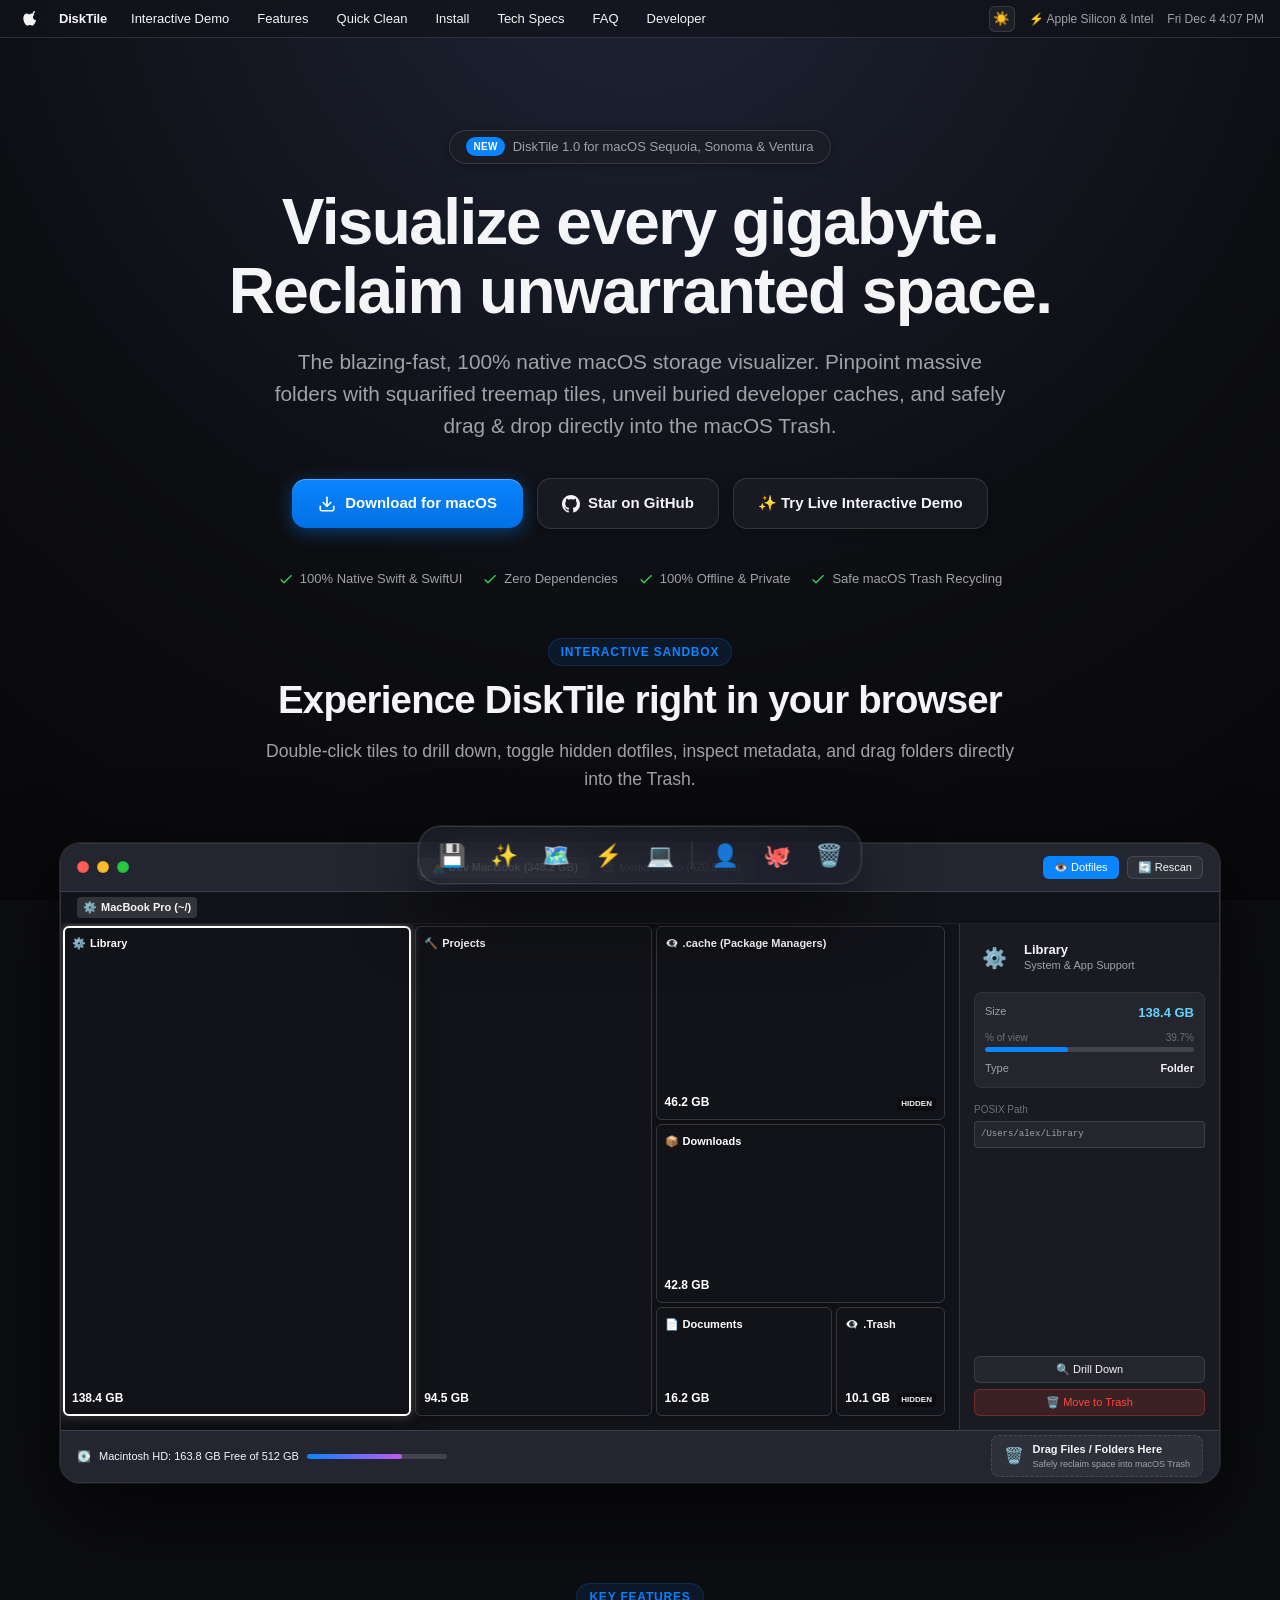
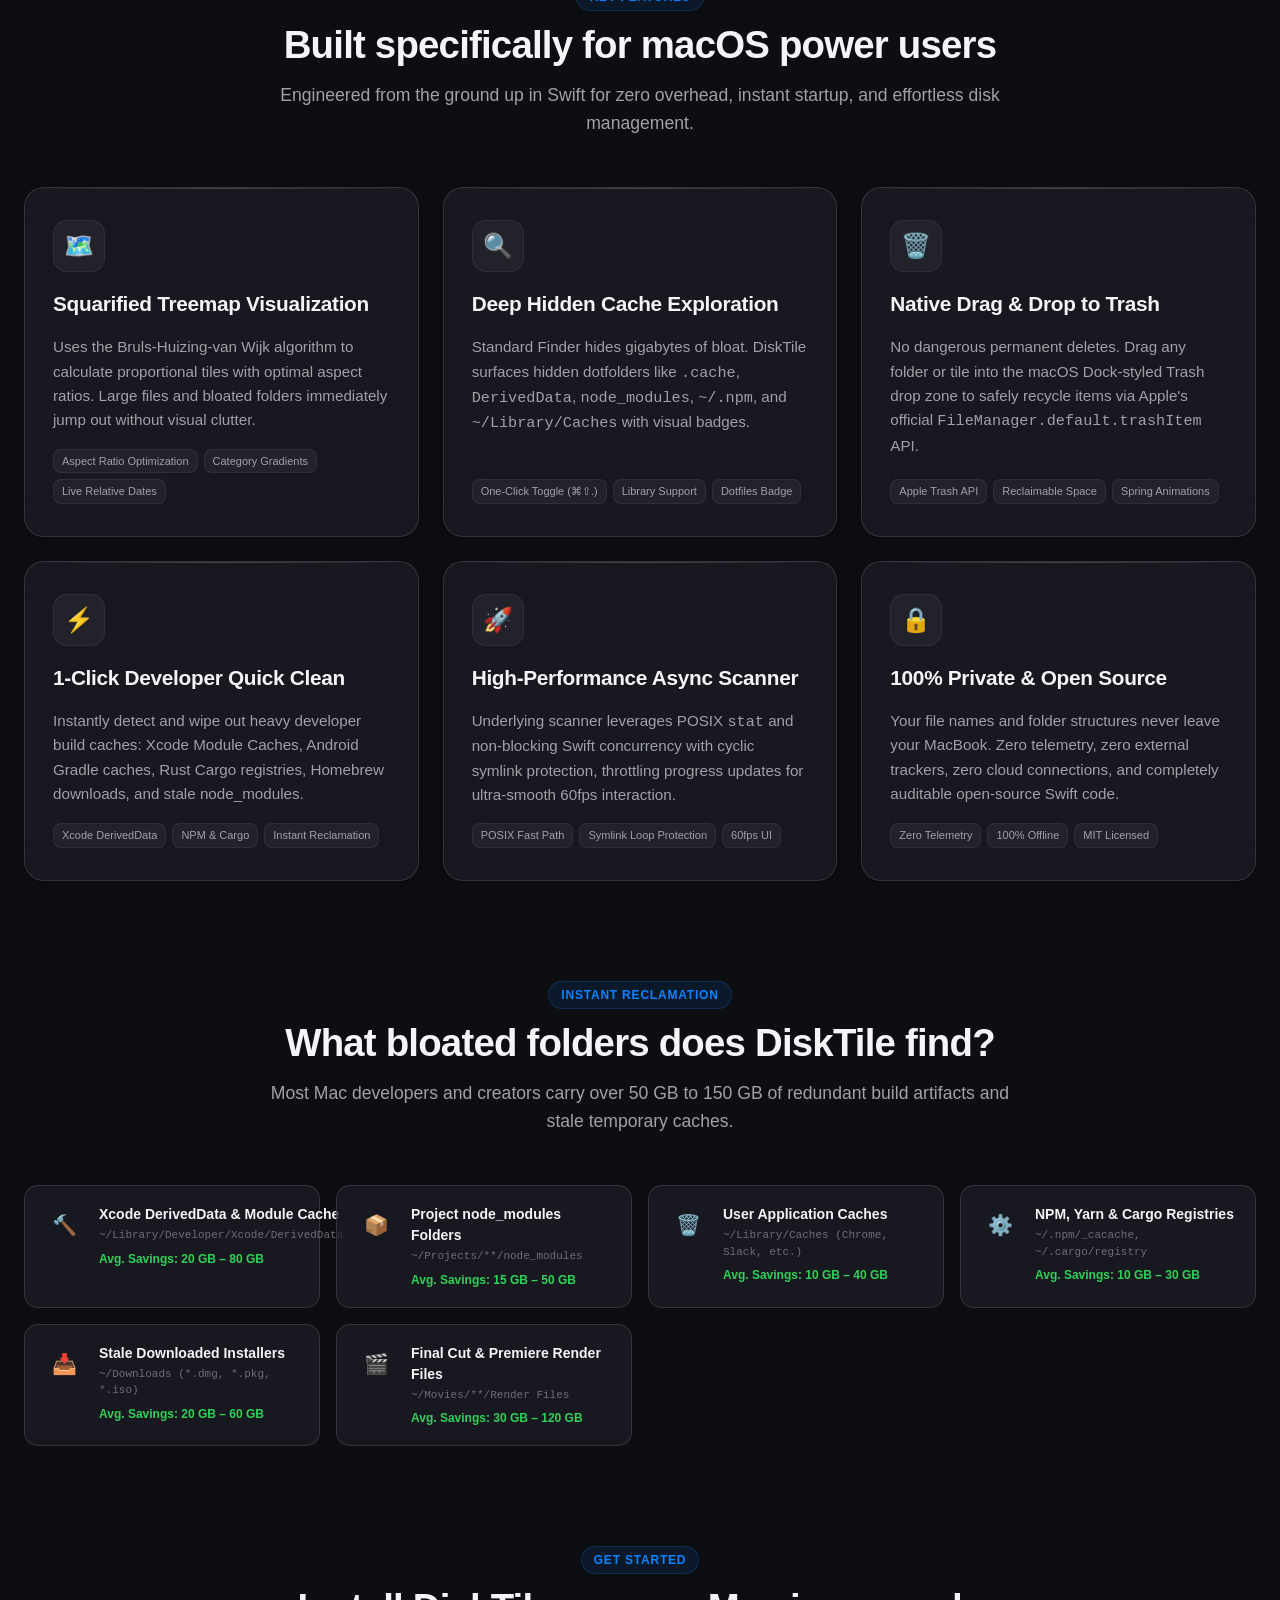
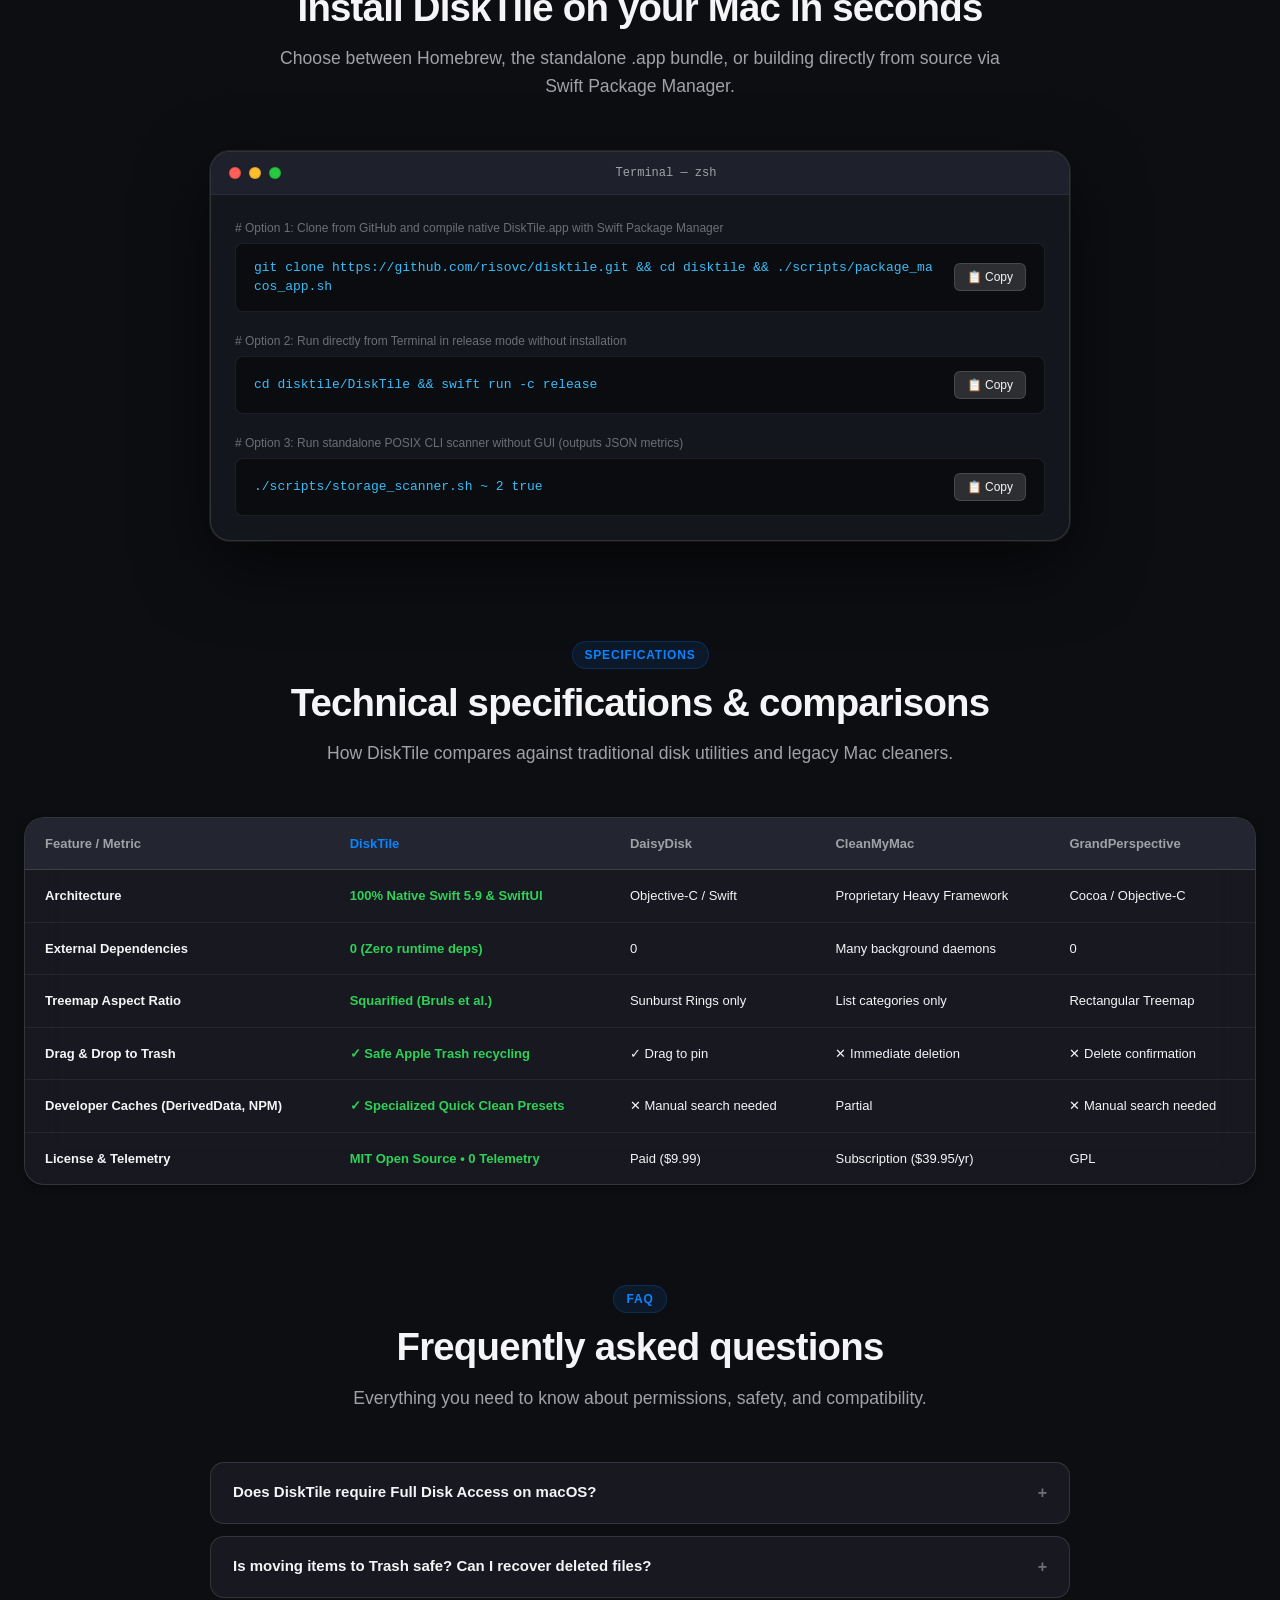
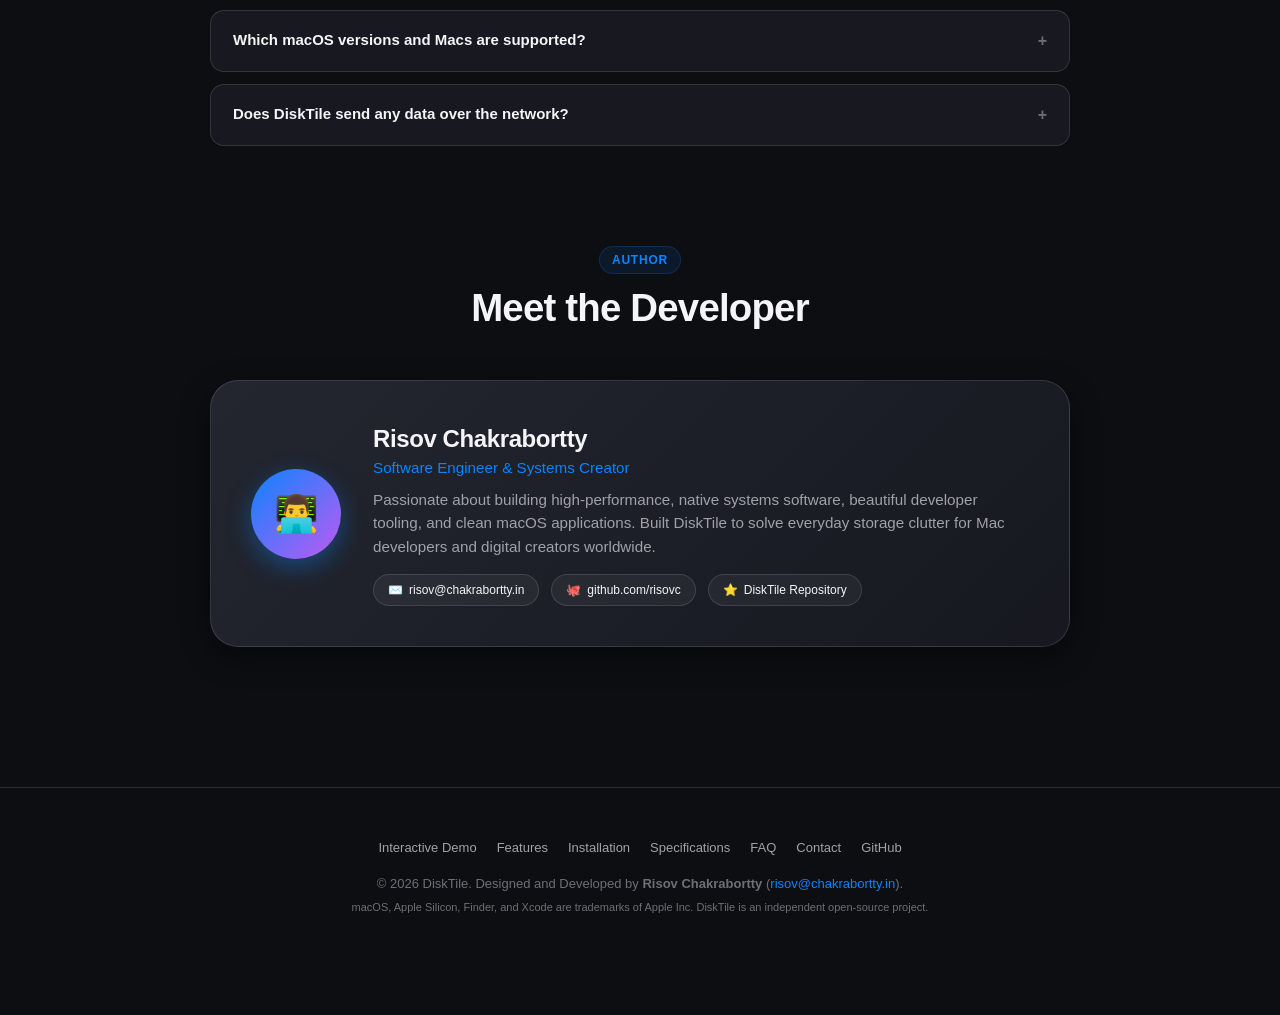
<file: docs/index.html>
<!DOCTYPE html>
<html lang="en" data-theme="dark">
<head>
  <!-- Basic Meta Tags -->
  <meta charset="UTF-8">
  <meta name="viewport" content="width=device-width, initial-scale=1.0, maximum-scale=5.0">
  <title>DiskTile — Native macOS Storage Visualizer & Space Reclaim Tool</title>
  <meta name="description" content="DiskTile is a lightning-fast, native macOS storage visualizer. Spot disk hogs with squarified treemap tiles, uncover hidden developer caches, and safely drag & drop to Trash. Built with 100% Swift & SwiftUI.">
  <meta name="keywords" content="DiskTile, macOS storage visualizer, mac disk space analyzer, disk cleaner mac, treemap storage mac, Xcode DerivedData cleaner, node_modules cleaner, macbook storage, swiftui mac app, mac disk reclamation, Risov Chakrabortty">
  <meta name="author" content="Risov Chakrabortty">
  <meta name="robots" content="index, follow">
  <meta name="theme-color" content="#0d0e12">

  <!-- Canonical URL -->
  <link rel="canonical" href="https://risovc.github.io/disktile/">

  <!-- Open Graph Meta Tags (Facebook, LinkedIn, Slack) -->
  <meta property="og:type" content="website">
  <meta property="og:site_name" content="DiskTile for macOS">
  <meta property="og:title" content="DiskTile — Native macOS Storage Visualizer & Cleaner">
  <meta property="og:description" content="Visualize every gigabyte with live squarified treemap tiles. Reveal hidden developer caches and drag-and-drop to Trash with native macOS speed.">
  <meta property="og:url" content="https://risovc.github.io/disktile/">
  <meta property="og:image" content="https://risovc.github.io/disktile/assets/images/og-preview.png">
  <meta property="og:image:width" content="1200">
  <meta property="og:image:height" content="630">
  <meta property="og:image:alt" content="DiskTile macOS App Storage Treemap Preview">

  <!-- Twitter Card Meta Tags -->
  <meta name="twitter:card" content="summary_large_image">
  <meta name="twitter:title" content="DiskTile — Native macOS Storage Visualizer">
  <meta name="twitter:description" content="Spot disk hogs instantly with squarified proportional tiles and safely reclaim storage on your Mac.">
  <meta name="twitter:image" content="https://risovc.github.io/disktile/assets/images/og-preview.png">
  <meta name="twitter:creator" content="@iamrisov">

  <!-- Apple Touch & Favicon -->
  <link rel="icon" type="image/svg+xml" href="data:image/svg+xml,<svg xmlns='http://www.w3.org/2000/svg' viewBox='0 0 100 100'><rect width='100' height='100' rx='22' fill='%230a84ff'/><path d='M25 35h50v35H25z' fill='%23ffffff' opacity='0.9'/><path d='M35 25h30v10H35z' fill='%23ffffff'/><circle cx='50' cy='52' r='8' fill='%230a84ff'/></svg>">

  <!-- Stylesheet -->
  <link rel="stylesheet" href="assets/css/style.css">

  <!-- Structured Data / JSON-LD (Schema.org for SEO) -->
  <script type="application/ld+json">
  {
    "@context": "https://schema.org",
    "@graph": [
      {
        "@type": "SoftwareApplication",
        "name": "DiskTile",
        "operatingSystem": "macOS 13.0, macOS 14.0, macOS 15.0+",
        "applicationCategory": "UtilitiesApplication",
        "applicationSubCategory": "Disk Space Analyzer",
        "downloadUrl": "https://github.com/risovc/disktile/releases",
        "softwareVersion": "1.0.0",
        "offers": {
          "@type": "Offer",
          "price": "0",
          "priceCurrency": "USD"
        },
        "description": "Lightning-fast, native macOS storage visualizer and space reclamation application featuring squarified treemap tiles, deep hidden cache exploration, and interactive Drag & Drop to Trash.",
        "author": {
          "@type": "Person",
          "name": "Risov Chakrabortty",
          "email": "risov@chakrabortty.in",
          "url": "https://risov.chakrabortty.in"
        }
      },
      {
        "@type": "WebSite",
        "name": "DiskTile — Mac Storage Visualizer",
        "url": "https://risovc.github.io/disktile/",
        "author": {
          "@type": "Person",
          "name": "Risov Chakrabortty"
        }
      }
    ]
  }
  </script>
</head>
<body>

  <!-- =========================================================================
       macOS Top Menu Bar (Global Navigation & Live Clock)
       ========================================================================= -->
  <header class="macos-menubar" role="banner">
    <div class="menubar-left">
      <div class="apple-logo-btn" title="About DiskTile">
        <svg viewBox="0 0 170 170">
          <path d="M150.37 130.25c-2.45 5.66-5.35 10.87-8.71 15.66-4.58 6.53-8.33 11.05-11.22 13.56-4.48 4.12-9.28 6.23-14.42 6.35-3.69 0-8.14-1.05-13.32-3.18-5.19-2.12-9.97-3.17-14.34-3.17-4.58 0-9.49 1.05-14.75 3.17-5.26 2.13-9.5 3.24-12.74 3.35-4.35.13-9.16-1.9-14.42-6.08-3.7-3.08-7.7-7.86-12.01-14.36-6.19-9.3-11.01-19.8-14.46-31.5-3.45-11.7-5.18-22.9-5.18-33.6 0-14.28 3.65-26.3 10.95-36.06 7.3-9.76 16.7-14.77 28.2-15.03 4.8 0 10.2 1.25 16.2 3.75 6 2.5 10.05 3.8 12.15 3.9 1.7 0 5.8-1.3 12.3-3.9 6.5-2.6 12-3.8 16.5-3.6 12.2.6 21.9 5.3 29.1 14.1-10.7 6.5-16 15.4-15.9 26.7.1 9.4 3.7 17.3 10.8 23.7 7.1 6.4 15.5 10 25.2 10.8-2 6.6-4.7 13.4-8.1 20.4zM119.22 31.95c0-7.2 2.6-13.9 7.8-20.1 5.2-6.2 11.5-9.8 18.9-10.8.2 1.4.3 2.6.3 3.6 0 7.2-2.8 14.1-8.4 20.7-5.6 6.6-12.3 10.3-20.1 11.1-.3-1.5-.5-3-.5-4.5z"/>
        </svg>
      </div>
      <span class="menubar-app-title">DiskTile</span>
      <nav class="menubar-nav-links" aria-label="Main Navigation">
        <a href="#showcase" class="menubar-item">Interactive Demo</a>
        <a href="#features" class="menubar-item">Features</a>
        <a href="#quick-clean" class="menubar-item">Quick Clean</a>
        <a href="#install" class="menubar-item">Install</a>
        <a href="#specs" class="menubar-item">Tech Specs</a>
        <a href="#faq" class="menubar-item">FAQ</a>
        <a href="#developer" class="menubar-item">Developer</a>
      </nav>
    </div>

    <div class="menubar-right">
      <button class="theme-toggle-btn" id="themeToggleBtn" aria-label="Toggle Theme Appearance">☀️</button>
      <div class="menubar-status-item" title="Universal Binary">
        <span>⚡ Apple Silicon & Intel</span>
      </div>
      <div class="menubar-status-item" id="menubarClock">Mon Aug 31 1:00 PM</div>
    </div>
  </header>

  <!-- =========================================================================
       Main Content Container
       ========================================================================= -->
  <main class="main-wrapper" id="main-content">

    <!-- =======================================================================
         Hero Section
         ======================================================================= -->
    <section class="hero-section" aria-labelledby="hero-title">
      <div class="hero-pill">
        <span class="hero-pill-badge">NEW</span>
        <span>DiskTile 1.0 for macOS Sequoia, Sonoma & Ventura</span>
      </div>

      <h1 class="hero-headline" id="hero-title">
        Visualize every gigabyte.<br>Reclaim unwarranted space.
      </h1>

      <p class="hero-description">
        The blazing-fast, 100% native macOS storage visualizer. Pinpoint massive folders with squarified treemap tiles, unveil buried developer caches, and safely drag & drop directly into the macOS Trash.
      </p>

      <div class="hero-cta-group">
        <a href="#install" class="btn-primary" id="heroDownloadBtn">
          <svg width="18" height="18" viewBox="0 0 24 24" fill="none" stroke="currentColor" stroke-width="2.2" stroke-linecap="round" stroke-linejoin="round">
            <path d="M21 15v4a2 2 0 0 1-2 2H5a2 2 0 0 1-2-2v-4"></path>
            <polyline points="7 10 12 15 17 10"></polyline>
            <line x1="12" y1="15" x2="12" y2="3"></line>
          </svg>
          <span>Download for macOS</span>
        </a>

        <a href="https://github.com/risov/disktile" target="_blank" rel="noopener noreferrer" class="btn-secondary" id="heroGithubBtn">
          <svg width="18" height="18" viewBox="0 0 24 24" fill="currentColor">
            <path d="M12 0C5.37 0 0 5.37 0 12c0 5.31 3.435 9.795 8.205 11.385.6.105.825-.255.825-.57 0-.285-.015-1.23-.015-2.235-3.015.555-3.795-.735-4.035-1.41-.135-.345-.72-1.41-1.23-1.695-.42-.225-1.02-.78-.015-.795.945-.015 1.62.87 1.845 1.23 1.08 1.815 2.805 1.305 3.495.99.105-.78.42-1.305.765-1.605-2.67-.3-5.46-1.335-5.46-5.925 0-1.305.465-2.385 1.23-3.225-.12-.3-.54-1.53.12-3.18 0 0 1.005-.315 3.3 1.23.96-.27 1.98-.405 3-.405s2.04.135 3 .405c2.295-1.56 3.3-1.23 3.3-1.23.66 1.65.24 2.88.12 3.18.765.84 1.23 1.905 1.23 3.225 0 4.605-2.805 5.625-5.475 5.925.435.375.81 1.095.81 2.22 0 1.605-.015 2.895-.015 3.3 0 .315.225.69.825.57A12.02 12.02 0 0024 12c0-6.63-5.37-12-12-12z"/>
          </svg>
          <span>Star on GitHub</span>
        </a>

        <a href="#showcase" class="btn-secondary">
          <span>✨ Try Live Interactive Demo</span>
        </a>
      </div>

      <div class="hero-spec-pills">
        <div class="hero-spec-item">
          <svg viewBox="0 0 24 24"><path d="M9 16.17L4.83 12l-1.42 1.41L9 19 21 7l-1.41-1.41z"/></svg>
          <span>100% Native Swift & SwiftUI</span>
        </div>
        <div class="hero-spec-item">
          <svg viewBox="0 0 24 24"><path d="M9 16.17L4.83 12l-1.42 1.41L9 19 21 7l-1.41-1.41z"/></svg>
          <span>Zero Dependencies</span>
        </div>
        <div class="hero-spec-item">
          <svg viewBox="0 0 24 24"><path d="M9 16.17L4.83 12l-1.42 1.41L9 19 21 7l-1.41-1.41z"/></svg>
          <span>100% Offline & Private</span>
        </div>
        <div class="hero-spec-item">
          <svg viewBox="0 0 24 24"><path d="M9 16.17L4.83 12l-1.42 1.41L9 19 21 7l-1.41-1.41z"/></svg>
          <span>Safe macOS Trash Recycling</span>
        </div>
      </div>
    </section>

    <!-- =======================================================================
         Interactive Showcase (Live macOS App Sandbox)
         ======================================================================= -->
    <section class="showcase-container section-spacing" id="showcase" aria-labelledby="showcase-heading">
      <div class="section-header">
        <span class="section-tag">Interactive Sandbox</span>
        <h2 class="section-title" id="showcase-heading">Experience DiskTile right in your browser</h2>
        <p class="section-subtitle">
          Double-click tiles to drill down, toggle hidden dotfiles, inspect metadata, and drag folders directly into the Trash.
        </p>
      </div>

      <!-- Embedded macOS App Window Mockup -->
      <div class="showcase-window">
        <!-- Titlebar -->
        <div class="showcase-titlebar">
          <div class="showcase-traffic-lights">
            <span class="showcase-dot dot-red"></span>
            <span class="showcase-dot dot-yellow"></span>
            <span class="showcase-dot dot-green"></span>
          </div>

          <div class="showcase-segmented">
            <button class="showcase-tab active" data-preset="developer">👨‍💻 Dev MacBook (348.2 GB)</button>
            <button class="showcase-tab" data-preset="media">🎬 Media Studio (420.5 GB)</button>
          </div>

          <div class="showcase-tools">
            <button class="tool-btn active" id="showcaseHiddenBtn" title="Toggle Hidden Files">
              <span>👁️ Dotfiles</span>
            </button>
            <button class="tool-btn" id="showcaseRescanBtn" title="Rescan Target">
              <span>🔄 Rescan</span>
            </button>
          </div>
        </div>

        <!-- Breadcrumb Path Bar -->
        <div class="showcase-breadcrumbs" id="showcaseBreadcrumbs">
          <!-- Dynamic Breadcrumbs -->
        </div>

        <!-- App Body (Treemap Canvas + Inspector) -->
        <div class="showcase-body">
          <div class="showcase-treemap-canvas" id="showcaseCanvas">
            <!-- Dynamic Treemap Tiles -->
          </div>

          <div class="showcase-inspector" id="showcaseInspector">
            <!-- Dynamic Inspector Details -->
          </div>
        </div>

        <!-- App Statusbar with Trash Target -->
        <div class="showcase-statusbar">
          <div class="storage-gauge-cluster">
            <span>💽</span>
            <span>Macintosh HD: 163.8 GB Free of 512 GB</span>
            <div class="storage-mini-meter">
              <div class="storage-mini-fill"></div>
            </div>
          </div>

          <!-- Drag and Drop Trash Target -->
          <div class="trash-drop-target" id="showcaseTrashZone" title="Drag any tile here to simulate moving to Trash">
            <span class="trash-icon-pill">🗑️</span>
            <div>
              <div style="font-size:11px;font-weight:600;">Drag Files / Folders Here</div>
              <div style="font-size:9px;color:var(--text-secondary);">Safely reclaim space into macOS Trash</div>
            </div>
          </div>
        </div>
      </div>
    </section>

    <!-- =======================================================================
         Core Features Grid
         ======================================================================= -->
    <section class="section-spacing" id="features" aria-labelledby="features-heading">
      <div class="section-header">
        <span class="section-tag">Key Features</span>
        <h2 class="section-title" id="features-heading">Built specifically for macOS power users</h2>
        <p class="section-subtitle">
          Engineered from the ground up in Swift for zero overhead, instant startup, and effortless disk management.
        </p>
      </div>

      <div class="features-grid">
        <!-- Feature 1 -->
        <article class="feature-card">
          <div class="feature-icon-wrapper" style="color:var(--accent-orange);">🗺️</div>
          <h3 class="feature-card-title">Squarified Treemap Visualization</h3>
          <p class="feature-card-desc">
            Uses the Bruls-Huizing-van Wijk algorithm to calculate proportional tiles with optimal aspect ratios. Large files and bloated folders immediately jump out without visual clutter.
          </p>
          <div class="feature-pill-list">
            <span class="feature-mini-pill">Aspect Ratio Optimization</span>
            <span class="feature-mini-pill">Category Gradients</span>
            <span class="feature-mini-pill">Live Relative Dates</span>
          </div>
        </article>

        <!-- Feature 2 -->
        <article class="feature-card">
          <div class="feature-icon-wrapper" style="color:var(--accent-teal);">🔍</div>
          <h3 class="feature-card-title">Deep Hidden Cache Exploration</h3>
          <p class="feature-card-desc">
            Standard Finder hides gigabytes of bloat. DiskTile surfaces hidden dotfolders like <code>.cache</code>, <code>DerivedData</code>, <code>node_modules</code>, <code>~/.npm</code>, and <code>~/Library/Caches</code> with visual badges.
          </p>
          <div class="feature-pill-list">
            <span class="feature-mini-pill">One-Click Toggle (⌘⇧.)</span>
            <span class="feature-mini-pill">Library Support</span>
            <span class="feature-mini-pill">Dotfiles Badge</span>
          </div>
        </article>

        <!-- Feature 3 -->
        <article class="feature-card">
          <div class="feature-icon-wrapper" style="color:var(--accent-red);">🗑️</div>
          <h3 class="feature-card-title">Native Drag & Drop to Trash</h3>
          <p class="feature-card-desc">
            No dangerous permanent deletes. Drag any folder or tile into the macOS Dock-styled Trash drop zone to safely recycle items via Apple's official <code>FileManager.default.trashItem</code> API.
          </p>
          <div class="feature-pill-list">
            <span class="feature-mini-pill">Apple Trash API</span>
            <span class="feature-mini-pill">Reclaimable Space</span>
            <span class="feature-mini-pill">Spring Animations</span>
          </div>
        </article>

        <!-- Feature 4 -->
        <article class="feature-card">
          <div class="feature-icon-wrapper" style="color:var(--accent-green);">⚡</div>
          <h3 class="feature-card-title">1-Click Developer Quick Clean</h3>
          <p class="feature-card-desc">
            Instantly detect and wipe out heavy developer build caches: Xcode Module Caches, Android Gradle caches, Rust Cargo registries, Homebrew downloads, and stale node_modules.
          </p>
          <div class="feature-pill-list">
            <span class="feature-mini-pill">Xcode DerivedData</span>
            <span class="feature-mini-pill">NPM & Cargo</span>
            <span class="feature-mini-pill">Instant Reclamation</span>
          </div>
        </article>

        <!-- Feature 5 -->
        <article class="feature-card">
          <div class="feature-icon-wrapper" style="color:var(--accent-blue);">🚀</div>
          <h3 class="feature-card-title">High-Performance Async Scanner</h3>
          <p class="feature-card-desc">
            Underlying scanner leverages POSIX <code>stat</code> and non-blocking Swift concurrency with cyclic symlink protection, throttling progress updates for ultra-smooth 60fps interaction.
          </p>
          <div class="feature-pill-list">
            <span class="feature-mini-pill">POSIX Fast Path</span>
            <span class="feature-mini-pill">Symlink Loop Protection</span>
            <span class="feature-mini-pill">60fps UI</span>
          </div>
        </article>

        <!-- Feature 6 -->
        <article class="feature-card">
          <div class="feature-icon-wrapper" style="color:var(--accent-purple);">🔒</div>
          <h3 class="feature-card-title">100% Private & Open Source</h3>
          <p class="feature-card-desc">
            Your file names and folder structures never leave your MacBook. Zero telemetry, zero external trackers, zero cloud connections, and completely auditable open-source Swift code.
          </p>
          <div class="feature-pill-list">
            <span class="feature-mini-pill">Zero Telemetry</span>
            <span class="feature-mini-pill">100% Offline</span>
            <span class="feature-mini-pill">MIT Licensed</span>
          </div>
        </article>
      </div>
    </section>

    <!-- =======================================================================
         Quick Clean Presets Section
         ======================================================================= -->
    <section class="section-spacing" id="quick-clean" aria-labelledby="quick-clean-heading">
      <div class="section-header">
        <span class="section-tag">Instant Reclamation</span>
        <h2 class="section-title" id="quick-clean-heading">What bloated folders does DiskTile find?</h2>
        <p class="section-subtitle">
          Most Mac developers and creators carry over 50 GB to 150 GB of redundant build artifacts and stale temporary caches.
        </p>
      </div>

      <div class="clean-presets-grid">
        <div class="clean-preset-card">
          <div class="clean-preset-icon cat-developer">🔨</div>
          <div class="clean-preset-info">
            <div class="clean-preset-name">Xcode DerivedData & Module Cache</div>
            <div class="clean-preset-path">~/Library/Developer/Xcode/DerivedData</div>
            <div class="clean-preset-savings">Avg. Savings: 20 GB – 80 GB</div>
          </div>
        </div>

        <div class="clean-preset-card">
          <div class="clean-preset-icon cat-developer">📦</div>
          <div class="clean-preset-info">
            <div class="clean-preset-name">Project node_modules Folders</div>
            <div class="clean-preset-path">~/Projects/**/node_modules</div>
            <div class="clean-preset-savings">Avg. Savings: 15 GB – 50 GB</div>
          </div>
        </div>

        <div class="clean-preset-card">
          <div class="clean-preset-icon cat-caches">🗑️</div>
          <div class="clean-preset-info">
            <div class="clean-preset-name">User Application Caches</div>
            <div class="clean-preset-path">~/Library/Caches (Chrome, Slack, etc.)</div>
            <div class="clean-preset-savings">Avg. Savings: 10 GB – 40 GB</div>
          </div>
        </div>

        <div class="clean-preset-card">
          <div class="clean-preset-icon cat-caches">⚙️</div>
          <div class="clean-preset-info">
            <div class="clean-preset-name">NPM, Yarn & Cargo Registries</div>
            <div class="clean-preset-path">~/.npm/_cacache, ~/.cargo/registry</div>
            <div class="clean-preset-savings">Avg. Savings: 10 GB – 30 GB</div>
          </div>
        </div>

        <div class="clean-preset-card">
          <div class="clean-preset-icon cat-archives">📥</div>
          <div class="clean-preset-info">
            <div class="clean-preset-name">Stale Downloaded Installers</div>
            <div class="clean-preset-path">~/Downloads (*.dmg, *.pkg, *.iso)</div>
            <div class="clean-preset-savings">Avg. Savings: 20 GB – 60 GB</div>
          </div>
        </div>

        <div class="clean-preset-card">
          <div class="clean-preset-icon cat-media">🎬</div>
          <div class="clean-preset-info">
            <div class="clean-preset-name">Final Cut & Premiere Render Files</div>
            <div class="clean-preset-path">~/Movies/**/Render Files</div>
            <div class="clean-preset-savings">Avg. Savings: 30 GB – 120 GB</div>
          </div>
        </div>
      </div>
    </section>

    <!-- =======================================================================
         Installation & Terminal Section
         ======================================================================= -->
    <section class="section-spacing" id="install" aria-labelledby="install-heading">
      <div class="section-header">
        <span class="section-tag">Get Started</span>
        <h2 class="section-title" id="install-heading">Install DiskTile on your Mac in seconds</h2>
        <p class="section-subtitle">
          Choose between Homebrew, the standalone .app bundle, or building directly from source via Swift Package Manager.
        </p>
      </div>

      <div class="install-card">
        <div class="terminal-header">
          <div class="showcase-traffic-lights">
            <span class="showcase-dot dot-red"></span>
            <span class="showcase-dot dot-yellow"></span>
            <span class="showcase-dot dot-green"></span>
          </div>
          <span class="terminal-title">Terminal — zsh</span>
          <span></span>
        </div>

        <div class="terminal-body">
          <!-- Option 1: Clone & Build via Swift PM -->
          <div>
            <div class="cmd-comment"># Option 1: Clone from GitHub and compile native DiskTile.app with Swift Package Manager</div>
            <div class="cmd-block">
              <span class="cmd-text">git clone https://github.com/risovc/disktile.git && cd disktile && ./scripts/package_macos_app.sh</span>
              <button class="copy-cmd-btn" data-copy-text="git clone https://github.com/risov/disktile.git && cd disktile && ./scripts/package_macos_app.sh">
                <span>📋 Copy</span>
              </button>
            </div>
          </div>

          <!-- Option 2: Swift Run directly -->
          <div>
            <div class="cmd-comment"># Option 2: Run directly from Terminal in release mode without installation</div>
            <div class="cmd-block">
              <span class="cmd-text">cd disktile/DiskTile && swift run -c release</span>
              <button class="copy-cmd-btn" data-copy-text="cd disktile/DiskTile && swift run -c release">
                <span>📋 Copy</span>
              </button>
            </div>
          </div>

          <!-- Option 3: Standalone Shell Scanner -->
          <div>
            <div class="cmd-comment"># Option 3: Run standalone POSIX CLI scanner without GUI (outputs JSON metrics)</div>
            <div class="cmd-block">
              <span class="cmd-text">./scripts/storage_scanner.sh ~ 2 true</span>
              <button class="copy-cmd-btn" data-copy-text="./scripts/storage_scanner.sh ~ 2 true">
                <span>📋 Copy</span>
              </button>
            </div>
          </div>
        </div>
      </div>
    </section>

    <!-- =======================================================================
         Technical Specifications & Comparison Table
         ======================================================================= -->
    <section class="section-spacing" id="specs" aria-labelledby="specs-heading">
      <div class="section-header">
        <span class="section-tag">Specifications</span>
        <h2 class="section-title" id="specs-heading">Technical specifications & comparisons</h2>
        <p class="section-subtitle">
          How DiskTile compares against traditional disk utilities and legacy Mac cleaners.
        </p>
      </div>

      <div class="specs-table-wrapper">
        <table class="specs-table">
          <thead>
            <tr>
              <th>Feature / Metric</th>
              <th style="color:var(--accent-blue);">DiskTile</th>
              <th>DaisyDisk</th>
              <th>CleanMyMac</th>
              <th>GrandPerspective</th>
            </tr>
          </thead>
          <tbody>
            <tr>
              <td><strong>Architecture</strong></td>
              <td style="color:var(--accent-green);font-weight:600;">100% Native Swift 5.9 & SwiftUI</td>
              <td>Objective-C / Swift</td>
              <td>Proprietary Heavy Framework</td>
              <td>Cocoa / Objective-C</td>
            </tr>
            <tr>
              <td><strong>External Dependencies</strong></td>
              <td style="color:var(--accent-green);font-weight:600;">0 (Zero runtime deps)</td>
              <td>0</td>
              <td>Many background daemons</td>
              <td>0</td>
            </tr>
            <tr>
              <td><strong>Treemap Aspect Ratio</strong></td>
              <td style="color:var(--accent-green);font-weight:600;">Squarified (Bruls et al.)</td>
              <td>Sunburst Rings only</td>
              <td>List categories only</td>
              <td>Rectangular Treemap</td>
            </tr>
            <tr>
              <td><strong>Drag & Drop to Trash</strong></td>
              <td style="color:var(--accent-green);font-weight:600;">✓ Safe Apple Trash recycling</td>
              <td>✓ Drag to pin</td>
              <td>✕ Immediate deletion</td>
              <td>✕ Delete confirmation</td>
            </tr>
            <tr>
              <td><strong>Developer Caches (DerivedData, NPM)</strong></td>
              <td style="color:var(--accent-green);font-weight:600;">✓ Specialized Quick Clean Presets</td>
              <td>✕ Manual search needed</td>
              <td>Partial</td>
              <td>✕ Manual search needed</td>
            </tr>
            <tr>
              <td><strong>License & Telemetry</strong></td>
              <td style="color:var(--accent-green);font-weight:600;">MIT Open Source • 0 Telemetry</td>
              <td>Paid ($9.99)</td>
              <td>Subscription ($39.95/yr)</td>
              <td>GPL</td>
            </tr>
          </tbody>
        </table>
      </div>
    </section>

    <!-- =======================================================================
         Frequently Asked Questions (FAQ)
         ======================================================================= -->
    <section class="section-spacing" id="faq" aria-labelledby="faq-heading">
      <div class="section-header">
        <span class="section-tag">FAQ</span>
        <h2 class="section-title" id="faq-heading">Frequently asked questions</h2>
        <p class="section-subtitle">
          Everything you need to know about permissions, safety, and compatibility.
        </p>
      </div>

      <div class="faq-list">
        <div class="faq-item">
          <div class="faq-question">
            <span>Does DiskTile require Full Disk Access on macOS?</span>
            <span class="faq-toggle-icon">+</span>
          </div>
          <div class="faq-answer">
            Scanning your normal user Home folder (<code>~/</code>) and Downloads works immediately. However, if you want to scan protected system directories such as <code>~/Library/Application Support</code>, <code>~/Library/Caches</code>, or the entire root drive (<code>/</code>), macOS requires Full Disk Access. You can enable it in <strong>System Settings → Privacy & Security → Full Disk Access</strong>.
          </div>
        </div>

        <div class="faq-item">
          <div class="faq-question">
            <span>Is moving items to Trash safe? Can I recover deleted files?</span>
            <span class="faq-toggle-icon">+</span>
          </div>
          <div class="faq-answer">
            Yes, 100%! DiskTile uses Apple's official <code>FileManager.default.trashItem(at:resultingItemURL:)</code> API. When you drag a tile to the Trash or click "Move to Trash", the file is safely moved into the macOS Trash bin. You can easily open Trash in Finder and click "Put Back" at any time.
          </div>
        </div>

        <div class="faq-item">
          <div class="faq-question">
            <span>Which macOS versions and Macs are supported?</span>
            <span class="faq-toggle-icon">+</span>
          </div>
          <div class="faq-answer">
            DiskTile is compatible with macOS 13 (Ventura), macOS 14 (Sonoma), and macOS 15 (Sequoia). It is compiled as a Universal 2 binary, providing native blazing-fast performance on both Apple Silicon (M1, M2, M3, M4) and Intel Macs.
          </div>
        </div>

        <div class="faq-item">
          <div class="faq-question">
            <span>Does DiskTile send any data over the network?</span>
            <span class="faq-toggle-icon">+</span>
          </div>
          <div class="faq-answer">
            No. DiskTile is strictly 100% offline and privacy-first. There are zero analytics, no telemetry, no tracking scripts, and no internet network permissions required.
          </div>
        </div>
      </div>
    </section>

    <!-- =======================================================================
         Developer & Contact Profile
         ======================================================================= -->
    <section class="section-spacing" id="developer" aria-labelledby="dev-heading">
      <div class="section-header">
        <span class="section-tag">Author</span>
        <h2 class="section-title" id="dev-heading">Meet the Developer</h2>
      </div>

      <div class="developer-card">
        <div class="dev-avatar">👨‍💻</div>
        <div class="dev-details">
          <div class="dev-name">Risov Chakrabortty</div>
          <div class="dev-role">Software Engineer & Systems Creator</div>
          <p class="dev-bio">
            Passionate about building high-performance, native systems software, beautiful developer tooling, and clean macOS applications. Built DiskTile to solve everyday storage clutter for Mac developers and digital creators worldwide.
          </p>
          <div class="dev-contacts">
            <a href="mailto:risov@chakrabortty.in" class="dev-link-pill">
              <span>✉️</span>
              <span>risov@chakrabortty.in</span>
            </a>
            <a href="https://github.com/risovc" target="_blank" rel="noopener noreferrer" class="dev-link-pill">
              <span>🐙</span>
              <span>github.com/risovc</span>
            </a>
            <a href="https://github.com/risovc/disktile" target="_blank" rel="noopener noreferrer" class="dev-link-pill">
              <span>⭐</span>
              <span>DiskTile Repository</span>
            </a>
          </div>
        </div>
      </div>
    </section>

  </main>

  <!-- =========================================================================
       Floating macOS Dock (Interactive Bottom Bar)
       ========================================================================= -->
  <div class="macos-dock-container" role="navigation" aria-label="macOS Dock Navigation">
    <div class="macos-dock">
      <div class="dock-item" data-target="hero-title" title="Home">
        <span>💾</span>
        <span class="dock-item-tooltip">DiskTile Home</span>
      </div>
      <div class="dock-item" data-target="showcase" title="Interactive Demo">
        <span>✨</span>
        <span class="dock-item-tooltip">Live Demo</span>
      </div>
      <div class="dock-item" data-target="features" title="Features">
        <span>🗺️</span>
        <span class="dock-item-tooltip">Features</span>
      </div>
      <div class="dock-item" data-target="quick-clean" title="Quick Clean">
        <span>⚡</span>
        <span class="dock-item-tooltip">Quick Clean</span>
      </div>
      <div class="dock-item" data-target="install" title="Install Terminal">
        <span>💻</span>
        <span class="dock-item-tooltip">Terminal Install</span>
      </div>
      <div class="dock-sep"></div>
      <div class="dock-item" data-target="developer" title="Developer Contact">
        <span>👤</span>
        <span class="dock-item-tooltip">Risov Chakrabortty</span>
      </div>
      <a href="https://github.com/risov/disktile" target="_blank" rel="noopener noreferrer" class="dock-item" title="GitHub Repository">
        <span>🐙</span>
        <span class="dock-item-tooltip">GitHub</span>
      </a>
      <div class="dock-item" data-target="showcase" title="Trash Can">
        <span>🗑️</span>
        <span class="dock-item-tooltip">Trash Drop Zone</span>
      </div>
    </div>
  </div>

  <!-- =========================================================================
       Site Footer
       ========================================================================= -->
  <footer class="site-footer">
    <div class="footer-links">
      <a href="#showcase" class="footer-link">Interactive Demo</a>
      <a href="#features" class="footer-link">Features</a>
      <a href="#install" class="footer-link">Installation</a>
      <a href="#specs" class="footer-link">Specifications</a>
      <a href="#faq" class="footer-link">FAQ</a>
      <a href="mailto:risov@chakrabortty.in" class="footer-link">Contact</a>
      <a href="https://github.com/risov/disktile" target="_blank" rel="noopener noreferrer" class="footer-link">GitHub</a>
    </div>
    <p>© 2026 DiskTile. Designed and Developed by <strong>Risov Chakrabortty</strong> (<a href="mailto:risov@chakrabortty.in">risov@chakrabortty.in</a>).</p>
    <p style="margin-top:6px;font-size:11px;">macOS, Apple Silicon, Finder, and Xcode are trademarks of Apple Inc. DiskTile is an independent open-source project.</p>
  </footer>

  <!-- Scripts -->
  <script src="assets/js/main.js"></script>
</body>
</html>
</file>
<file: docs/assets/css/style.css>
/* ==============================================================================
   DiskTile — Official Website Design System (macOS Theme)
   Designed for Risov Chakrabortty (risov@chakrabortty.in)
   ============================================================================== */

:root {
  /* Dark Mode Palette (Default) */
  --bg-body: #0d0e12;
  --bg-gradient: radial-gradient(circle at 50% -10%, #1f2538 0%, #0d0e12 60%, #08080b 100%);
  --bg-surface: rgba(28, 30, 38, 0.72);
  --bg-surface-elevated: rgba(38, 41, 52, 0.85);
  --bg-glass: rgba(255, 255, 255, 0.05);
  --bg-glass-hover: rgba(255, 255, 255, 0.09);
  --bg-glass-active: rgba(255, 255, 255, 0.14);
  --bg-canvas: #121318;
  
  --border-glass: rgba(255, 255, 255, 0.12);
  --border-subtle: rgba(255, 255, 255, 0.06);
  --border-accent: rgba(10, 132, 255, 0.4);

  --text-primary: #f5f5f7;
  --text-secondary: #a1a1a8;
  --text-muted: #6e6e76;
  --text-inverse: #000000;

  --accent-blue: #0a84ff;
  --accent-blue-hover: #0071e3;
  --accent-orange: #ff9f0a;
  --accent-red: #ff453a;
  --accent-green: #30d158;
  --accent-purple: #bf5af2;
  --accent-teal: #64d2ff;
  --accent-indigo: #5e5ce6;

  --traffic-red: #ff5f56;
  --traffic-yellow: #ffbd2e;
  --traffic-green: #27c93f;

  --font-sans: -apple-system, BlinkMacSystemFont, "SF Pro Display", "SF Pro Text", "Helvetica Neue", "Segoe UI", sans-serif;
  --font-mono: "SF Mono", SFMono-Regular, ui-monospace, Menlo, Monaco, Consolas, monospace;

  --shadow-sm: 0 2px 8px rgba(0, 0, 0, 0.3);
  --shadow-md: 0 10px 30px rgba(0, 0, 0, 0.45);
  --shadow-lg: 0 25px 70px rgba(0, 0, 0, 0.6), 0 0 0 1px rgba(255, 255, 255, 0.1);
  --shadow-window: 0 35px 90px rgba(0, 0, 0, 0.75), 0 0 0 1px rgba(255, 255, 255, 0.14);

  --radius-sm: 8px;
  --radius-md: 14px;
  --radius-lg: 20px;
  --radius-xl: 28px;
  --radius-full: 9999px;

  --dock-bg: rgba(30, 32, 42, 0.65);
  --menubar-bg: rgba(18, 20, 26, 0.78);
  --card-glow: 0 0 40px rgba(10, 132, 255, 0.12);
}

/* Light Theme Variables */
[data-theme="light"] {
  --bg-body: #f5f5f7;
  --bg-gradient: radial-gradient(circle at 50% -10%, #e2e8f0 0%, #f5f5f7 60%, #e5e7eb 100%);
  --bg-surface: rgba(255, 255, 255, 0.82);
  --bg-surface-elevated: rgba(255, 255, 255, 0.95);
  --bg-glass: rgba(0, 0, 0, 0.04);
  --bg-glass-hover: rgba(0, 0, 0, 0.07);
  --bg-glass-active: rgba(0, 0, 0, 0.11);
  --bg-canvas: #e8eaee;

  --border-glass: rgba(0, 0, 0, 0.1);
  --border-subtle: rgba(0, 0, 0, 0.05);
  --border-accent: rgba(0, 113, 227, 0.4);

  --text-primary: #1d1d1f;
  --text-secondary: #515154;
  --text-muted: #86868b;
  --text-inverse: #ffffff;

  --accent-blue: #0071e3;
  --accent-blue-hover: #0077ed;
  
  --shadow-sm: 0 2px 8px rgba(0, 0, 0, 0.06);
  --shadow-md: 0 10px 30px rgba(0, 0, 0, 0.1);
  --shadow-lg: 0 25px 70px rgba(0, 0, 0, 0.15), 0 0 0 1px rgba(0, 0, 0, 0.08);
  --shadow-window: 0 35px 90px rgba(0, 0, 0, 0.2), 0 0 0 1px rgba(0, 0, 0, 0.1);

  --dock-bg: rgba(240, 242, 248, 0.75);
  --menubar-bg: rgba(255, 255, 255, 0.82);
  --card-glow: 0 0 40px rgba(0, 113, 227, 0.08);
}

/* ==============================================================================
   Reset & Base Styles
   ============================================================================== */
*, *::before, *::after {
  box-sizing: border-box;
  margin: 0;
  padding: 0;
}

html {
  scroll-behavior: smooth;
  font-size: 16px;
  -webkit-font-smoothing: antialiased;
  -moz-osx-font-smoothing: grayscale;
}

body {
  font-family: var(--font-sans);
  background: var(--bg-body);
  background-image: var(--bg-gradient);
  background-attachment: fixed;
  color: var(--text-primary);
  line-height: 1.5;
  overflow-x: hidden;
  position: relative;
  min-height: 100vh;
}

a {
  color: var(--accent-blue);
  text-decoration: none;
  transition: color 0.15s ease, opacity 0.15s ease;
}
a:hover {
  opacity: 0.85;
}

/* ==============================================================================
   macOS Top Menu Bar (Global Navigation)
   ============================================================================== */
.macos-menubar {
  position: fixed;
  top: 0;
  left: 0;
  right: 0;
  height: 38px;
  background: var(--menubar-bg);
  backdrop-filter: blur(25px) saturate(180%);
  -webkit-backdrop-filter: blur(25px) saturate(180%);
  border-bottom: 1px solid var(--border-glass);
  display: flex;
  align-items: center;
  justify-content: space-between;
  padding: 0 16px;
  z-index: 1000;
  font-size: 13px;
  font-weight: 500;
}

.menubar-left {
  display: flex;
  align-items: center;
  gap: 16px;
}

.apple-logo-btn {
  display: flex;
  align-items: center;
  cursor: pointer;
  padding: 2px 6px;
  border-radius: 4px;
}
.apple-logo-btn:hover {
  background: var(--bg-glass-hover);
}
.apple-logo-btn svg {
  width: 15px;
  height: 15px;
  fill: var(--text-primary);
}

.menubar-app-title {
  font-weight: 700;
  letter-spacing: -0.2px;
  display: flex;
  align-items: center;
  gap: 6px;
}

.menubar-nav-links {
  display: flex;
  align-items: center;
  gap: 12px;
}
.menubar-item {
  color: var(--text-primary);
  padding: 3px 8px;
  border-radius: 4px;
  font-size: 13px;
  transition: background 0.12s ease;
}
.menubar-item:hover {
  background: var(--bg-glass-hover);
  color: var(--text-primary);
  opacity: 1;
}

.menubar-right {
  display: flex;
  align-items: center;
  gap: 14px;
}

.menubar-status-item {
  display: flex;
  align-items: center;
  gap: 6px;
  color: var(--text-secondary);
  font-size: 12px;
  font-feature-settings: "tnum";
}

.theme-toggle-btn {
  background: var(--bg-glass);
  border: 1px solid var(--border-glass);
  color: var(--text-primary);
  width: 26px;
  height: 26px;
  border-radius: 6px;
  display: flex;
  align-items: center;
  justify-content: center;
  cursor: pointer;
  transition: all 0.15s ease;
}
.theme-toggle-btn:hover {
  background: var(--bg-glass-hover);
}

/* ==============================================================================
   Layout Container & Sections
   ============================================================================== */
.main-wrapper {
  max-width: 1280px;
  margin: 0 auto;
  padding: 90px 24px 140px 24px;
}

.section-spacing {
  margin-top: 100px;
}

.section-header {
  text-align: center;
  max-width: 760px;
  margin: 0 auto 50px auto;
}

.section-tag {
  display: inline-flex;
  align-items: center;
  gap: 6px;
  font-size: 12px;
  font-weight: 600;
  text-transform: uppercase;
  letter-spacing: 0.8px;
  color: var(--accent-blue);
  background: rgba(10, 132, 255, 0.1);
  padding: 4px 12px;
  border-radius: var(--radius-full);
  margin-bottom: 12px;
  border: 1px solid rgba(10, 132, 255, 0.2);
}

.section-title {
  font-size: 2.4rem;
  font-weight: 700;
  letter-spacing: -0.8px;
  line-height: 1.15;
  margin-bottom: 14px;
}

.section-subtitle {
  font-size: 1.1rem;
  color: var(--text-secondary);
  line-height: 1.6;
}

/* ==============================================================================
   Hero Section
   ============================================================================== */
.hero-section {
  text-align: center;
  padding: 40px 0 20px 0;
  position: relative;
}

.hero-pill {
  display: inline-flex;
  align-items: center;
  gap: 8px;
  background: var(--bg-surface);
  backdrop-filter: blur(20px);
  border: 1px solid var(--border-glass);
  padding: 6px 16px;
  border-radius: var(--radius-full);
  font-size: 13px;
  font-weight: 500;
  color: var(--text-secondary);
  margin-bottom: 24px;
  box-shadow: var(--shadow-sm);
  transition: transform 0.2s ease, border-color 0.2s ease;
}
.hero-pill:hover {
  transform: translateY(-1px);
  border-color: var(--border-accent);
}
.hero-pill-badge {
  background: var(--accent-blue);
  color: white;
  font-size: 10px;
  font-weight: 700;
  padding: 2px 7px;
  border-radius: var(--radius-full);
  letter-spacing: 0.3px;
}

.hero-headline {
  font-size: 4rem;
  font-weight: 800;
  letter-spacing: -1.6px;
  line-height: 1.08;
  max-width: 980px;
  margin: 0 auto 20px auto;
}

.hero-description {
  font-size: 1.3rem;
  color: var(--text-secondary);
  max-width: 740px;
  margin: 0 auto 36px auto;
  line-height: 1.55;
  font-weight: 400;
}

.hero-cta-group {
  display: flex;
  align-items: center;
  justify-content: center;
  gap: 14px;
  flex-wrap: wrap;
  margin-bottom: 40px;
}

.btn-primary {
  background: linear-gradient(180deg, #0a84ff 0%, #0071e3 100%);
  color: white;
  font-size: 15px;
  font-weight: 600;
  padding: 13px 26px;
  border-radius: var(--radius-md);
  display: inline-flex;
  align-items: center;
  gap: 9px;
  box-shadow: 0 4px 18px rgba(10, 132, 255, 0.4), inset 0 1px 0 rgba(255, 255, 255, 0.3);
  transition: transform 0.18s cubic-bezier(0.2, 0.9, 0.3, 1), box-shadow 0.18s ease;
  border: none;
  cursor: pointer;
}
.btn-primary:hover {
  transform: translateY(-2px);
  box-shadow: 0 8px 24px rgba(10, 132, 255, 0.55);
  opacity: 1;
}

.btn-secondary {
  background: var(--bg-surface);
  backdrop-filter: blur(20px);
  color: var(--text-primary);
  font-size: 15px;
  font-weight: 600;
  padding: 13px 24px;
  border-radius: var(--radius-md);
  display: inline-flex;
  align-items: center;
  gap: 8px;
  border: 1px solid var(--border-glass);
  box-shadow: var(--shadow-sm);
  transition: transform 0.18s ease, background 0.18s ease, border-color 0.18s ease;
  cursor: pointer;
}
.btn-secondary:hover {
  background: var(--bg-glass-hover);
  border-color: var(--border-accent);
  transform: translateY(-2px);
  opacity: 1;
}

.hero-spec-pills {
  display: flex;
  align-items: center;
  justify-content: center;
  gap: 20px;
  flex-wrap: wrap;
  font-size: 13px;
  color: var(--text-secondary);
}
.hero-spec-item {
  display: flex;
  align-items: center;
  gap: 6px;
}
.hero-spec-item svg {
  width: 16px;
  height: 16px;
  fill: var(--accent-green);
}

/* ==============================================================================
   Interactive Showcase (Live macOS App Sandbox)
   ============================================================================== */
.showcase-container {
  margin-top: 30px;
  position: relative;
}

.showcase-window {
  background: var(--bg-surface);
  backdrop-filter: blur(35px) saturate(190%);
  -webkit-backdrop-filter: blur(35px) saturate(190%);
  border-radius: var(--radius-lg);
  border: 1px solid var(--border-glass);
  box-shadow: var(--shadow-window);
  overflow: hidden;
  display: flex;
  flex-direction: column;
  height: 640px;
  max-width: 1160px;
  margin: 0 auto;
  position: relative;
}

.showcase-titlebar {
  height: 48px;
  background: var(--bg-surface-elevated);
  border-bottom: 1px solid var(--border-glass);
  display: flex;
  align-items: center;
  justify-content: space-between;
  padding: 0 16px;
  gap: 12px;
}

.showcase-traffic-lights {
  display: flex;
  gap: 8px;
}
.showcase-dot {
  width: 12px;
  height: 12px;
  border-radius: 50%;
  box-shadow: inset 0 0 0 1px rgba(0, 0, 0, 0.15);
}
.dot-red { background: var(--traffic-red); }
.dot-yellow { background: var(--traffic-yellow); }
.dot-green { background: var(--traffic-green); }

.showcase-segmented {
  display: flex;
  background: var(--bg-glass);
  border: 1px solid var(--border-subtle);
  border-radius: var(--radius-sm);
  padding: 2px;
}
.showcase-tab {
  padding: 4px 12px;
  font-size: 11px;
  font-weight: 500;
  background: transparent;
  border: none;
  color: var(--text-secondary);
  border-radius: 6px;
  cursor: pointer;
  transition: all 0.15s ease;
}
.showcase-tab.active {
  background: var(--bg-glass-active);
  color: var(--text-primary);
  font-weight: 600;
  box-shadow: 0 1px 4px rgba(0, 0, 0, 0.2);
}

.showcase-tools {
  display: flex;
  align-items: center;
  gap: 8px;
}
.tool-btn {
  background: var(--bg-glass);
  border: 1px solid var(--border-glass);
  color: var(--text-primary);
  font-size: 11px;
  font-weight: 500;
  padding: 4px 10px;
  border-radius: 6px;
  cursor: pointer;
  display: flex;
  align-items: center;
  gap: 5px;
  transition: all 0.15s ease;
}
.tool-btn:hover {
  background: var(--bg-glass-hover);
}
.tool-btn.active {
  background: var(--accent-blue);
  color: white;
  border-color: transparent;
}

/* Path Breadcrumb Bar in Mockup */
.showcase-breadcrumbs {
  height: 32px;
  background: var(--bg-canvas);
  border-bottom: 1px solid var(--border-subtle);
  display: flex;
  align-items: center;
  padding: 0 16px;
  gap: 6px;
  font-size: 11px;
  overflow-x: auto;
}
.crumb-item {
  display: flex;
  align-items: center;
  gap: 4px;
  padding: 2px 6px;
  border-radius: 4px;
  color: var(--text-secondary);
  cursor: pointer;
  white-space: nowrap;
}
.crumb-item:hover {
  background: var(--bg-glass-hover);
  color: var(--text-primary);
}
.crumb-item.current {
  font-weight: 600;
  color: var(--text-primary);
  background: var(--bg-glass-active);
}

/* App Body Area */
.showcase-body {
  flex: 1;
  display: flex;
  position: relative;
  overflow: hidden;
  background: var(--bg-canvas);
}

.showcase-treemap-canvas {
  flex: 1;
  position: relative;
  overflow: hidden;
  padding: 6px;
}

.interactive-tile {
  position: absolute;
  border-radius: 6px;
  padding: 8px;
  display: flex;
  flex-direction: column;
  justify-content: space-between;
  box-shadow: 0 2px 6px rgba(0, 0, 0, 0.25);
  cursor: pointer;
  overflow: hidden;
  border: 1px solid rgba(255, 255, 255, 0.16);
  transition: transform 0.15s cubic-bezier(0.2, 0.9, 0.3, 1), box-shadow 0.15s ease, filter 0.15s ease;
}
.interactive-tile:hover {
  filter: brightness(1.15);
  transform: scale(1.008);
  z-index: 5;
  box-shadow: 0 6px 20px rgba(0, 0, 0, 0.45), 0 0 0 1.5px rgba(255, 255, 255, 0.5);
}
.interactive-tile.selected {
  outline: 2px solid #ffffff;
  outline-offset: -2px;
  z-index: 6;
  box-shadow: 0 8px 24px rgba(0, 0, 0, 0.6), 0 0 12px rgba(255, 255, 255, 0.4);
}
.interactive-tile.dragging {
  opacity: 0.4;
  transform: scale(0.96);
}

/* Sidebar Inspector */
.showcase-inspector {
  width: 260px;
  background: var(--bg-surface);
  border-left: 1px solid var(--border-glass);
  padding: 14px;
  display: flex;
  flex-direction: column;
  gap: 14px;
  overflow-y: auto;
}

.inspector-node-header {
  display: flex;
  align-items: center;
  gap: 10px;
}
.inspector-icon-box {
  width: 40px;
  height: 40px;
  border-radius: 8px;
  display: flex;
  align-items: center;
  justify-content: center;
  font-size: 20px;
}

.inspector-stats-box {
  background: var(--bg-glass);
  border: 1px solid var(--border-subtle);
  border-radius: 8px;
  padding: 10px;
  display: flex;
  flex-direction: column;
  gap: 8px;
}
.stat-row {
  display: flex;
  justify-content: space-between;
  font-size: 11px;
}
.stat-name { color: var(--text-secondary); }
.stat-val { font-weight: 600; color: var(--text-primary); }

.stat-progress-bar {
  height: 5px;
  background: var(--bg-glass-active);
  border-radius: 3px;
  overflow: hidden;
  margin-top: 2px;
}
.stat-progress-fill {
  height: 100%;
  background: var(--accent-blue);
  border-radius: 3px;
  transition: width 0.3s ease;
}

/* Status Bar & Trash Drop Zone */
.showcase-statusbar {
  height: 52px;
  background: var(--bg-surface-elevated);
  border-top: 1px solid var(--border-glass);
  display: flex;
  align-items: center;
  justify-content: space-between;
  padding: 0 16px;
  gap: 12px;
}

.storage-gauge-cluster {
  display: flex;
  align-items: center;
  gap: 8px;
  font-size: 11px;
}
.storage-mini-meter {
  width: 140px;
  height: 5px;
  background: var(--bg-glass-active);
  border-radius: 3px;
  overflow: hidden;
}
.storage-mini-fill {
  height: 100%;
  background: linear-gradient(90deg, #0a84ff, #bf5af2);
  border-radius: 3px;
  width: 68%;
}

.trash-drop-target {
  display: flex;
  align-items: center;
  gap: 8px;
  padding: 5px 12px;
  border-radius: 8px;
  background: var(--bg-glass);
  border: 1.5px dashed var(--border-glass);
  cursor: pointer;
  transition: all 0.2s cubic-bezier(0.2, 0.9, 0.3, 1);
}
.trash-drop-target.dragover {
  background: rgba(255, 69, 58, 0.2);
  border-color: var(--accent-red);
  transform: scale(1.04);
}
.trash-icon-pill {
  font-size: 16px;
  transition: transform 0.2s ease;
}
.trash-drop-target.dragover .trash-icon-pill {
  transform: rotate(-12deg) scale(1.25);
}

/* ==============================================================================
   Feature Cards Grid (macOS Glassmorphism Cards)
   ============================================================================== */
.features-grid {
  display: grid;
  grid-template-columns: repeat(auto-fit, minmax(360px, 1fr));
  gap: 24px;
}

.feature-card {
  background: var(--bg-surface);
  backdrop-filter: blur(24px);
  border: 1px solid var(--border-glass);
  border-radius: var(--radius-lg);
  padding: 32px 28px;
  box-shadow: var(--shadow-sm);
  display: flex;
  flex-direction: column;
  gap: 16px;
  transition: transform 0.2s ease, box-shadow 0.2s ease, border-color 0.2s ease;
  position: relative;
  overflow: hidden;
}
.feature-card::before {
  content: '';
  position: absolute;
  top: 0;
  left: 0;
  right: 0;
  height: 1px;
  background: linear-gradient(90deg, transparent, rgba(255, 255, 255, 0.2), transparent);
}
.feature-card:hover {
  transform: translateY(-4px);
  box-shadow: var(--shadow-md), var(--card-glow);
  border-color: var(--border-accent);
}

.feature-icon-wrapper {
  width: 52px;
  height: 52px;
  border-radius: var(--radius-md);
  display: flex;
  align-items: center;
  justify-content: center;
  font-size: 24px;
  background: var(--bg-glass);
  border: 1px solid var(--border-subtle);
}

.feature-card-title {
  font-size: 1.3rem;
  font-weight: 700;
  letter-spacing: -0.3px;
}

.feature-card-desc {
  font-size: 0.95rem;
  color: var(--text-secondary);
  line-height: 1.6;
}

.feature-pill-list {
  display: flex;
  gap: 6px;
  flex-wrap: wrap;
  margin-top: auto;
}
.feature-mini-pill {
  font-size: 11px;
  font-weight: 500;
  padding: 3px 8px;
  background: var(--bg-glass);
  border: 1px solid var(--border-subtle);
  border-radius: var(--radius-sm);
  color: var(--text-secondary);
}

/* ==============================================================================
   Quick Clean Presets Section
   ============================================================================== */
.clean-presets-grid {
  display: grid;
  grid-template-columns: repeat(auto-fit, minmax(280px, 1fr));
  gap: 16px;
}

.clean-preset-card {
  background: var(--bg-surface);
  border: 1px solid var(--border-glass);
  border-radius: var(--radius-md);
  padding: 18px;
  display: flex;
  align-items: flex-start;
  gap: 14px;
  transition: transform 0.15s ease, background 0.15s ease;
}
.clean-preset-card:hover {
  background: var(--bg-surface-elevated);
  transform: translateY(-2px);
}
.clean-preset-icon {
  width: 42px;
  height: 42px;
  border-radius: 10px;
  display: flex;
  align-items: center;
  justify-content: center;
  font-size: 20px;
  flex-shrink: 0;
}
.clean-preset-info {
  flex: 1;
}
.clean-preset-name {
  font-size: 14px;
  font-weight: 600;
  margin-bottom: 2px;
}
.clean-preset-path {
  font-size: 11px;
  font-family: var(--font-mono);
  color: var(--text-muted);
  margin-bottom: 6px;
}
.clean-preset-savings {
  font-size: 12px;
  font-weight: 700;
  color: var(--accent-green);
}

/* ==============================================================================
   Installation / Terminal Section
   ============================================================================== */
.install-card {
  background: #14161d;
  border: 1px solid var(--border-glass);
  border-radius: var(--radius-lg);
  box-shadow: var(--shadow-lg);
  overflow: hidden;
  max-width: 860px;
  margin: 0 auto;
}

.terminal-header {
  background: #1e212b;
  padding: 12px 18px;
  display: flex;
  align-items: center;
  justify-content: space-between;
  border-bottom: 1px solid var(--border-subtle);
}
.terminal-title {
  font-size: 12px;
  font-family: var(--font-mono);
  color: var(--text-secondary);
}

.terminal-body {
  padding: 24px;
  display: flex;
  flex-direction: column;
  gap: 20px;
}

.cmd-block {
  background: #0b0c10;
  border: 1px solid rgba(255, 255, 255, 0.08);
  border-radius: var(--radius-sm);
  padding: 14px 18px;
  display: flex;
  align-items: center;
  justify-content: space-between;
  gap: 16px;
}
.cmd-text {
  font-family: var(--font-mono);
  font-size: 13px;
  color: #38bdf8;
  word-break: break-all;
}
.cmd-comment {
  font-size: 12px;
  color: var(--text-muted);
  margin-bottom: 6px;
}

.copy-cmd-btn {
  background: var(--bg-glass-active);
  border: 1px solid var(--border-glass);
  color: var(--text-primary);
  font-size: 12px;
  font-weight: 500;
  padding: 6px 12px;
  border-radius: 6px;
  cursor: pointer;
  display: flex;
  align-items: center;
  gap: 6px;
  flex-shrink: 0;
  transition: all 0.15s ease;
}
.copy-cmd-btn:hover {
  background: var(--accent-blue);
  color: white;
  border-color: transparent;
}

/* ==============================================================================
   Comparison & Tech Specs Table
   ============================================================================== */
.specs-table-wrapper {
  background: var(--bg-surface);
  backdrop-filter: blur(20px);
  border: 1px solid var(--border-glass);
  border-radius: var(--radius-lg);
  overflow: hidden;
  box-shadow: var(--shadow-sm);
}

.specs-table {
  width: 100%;
  border-collapse: collapse;
  text-align: left;
}
.specs-table th {
  background: var(--bg-surface-elevated);
  padding: 16px 20px;
  font-size: 13px;
  font-weight: 600;
  color: var(--text-secondary);
  border-bottom: 1px solid var(--border-glass);
}
.specs-table td {
  padding: 16px 20px;
  font-size: 13px;
  border-bottom: 1px solid var(--border-subtle);
}
.specs-table tr:last-child td {
  border-bottom: none;
}
.specs-table tr:hover td {
  background: var(--bg-glass-hover);
}

/* ==============================================================================
   FAQ Accordion
   ============================================================================== */
.faq-list {
  max-width: 860px;
  margin: 0 auto;
  display: flex;
  flex-direction: column;
  gap: 12px;
}

.faq-item {
  background: var(--bg-surface);
  border: 1px solid var(--border-glass);
  border-radius: var(--radius-md);
  overflow: hidden;
  transition: border-color 0.15s ease;
}
.faq-item.active {
  border-color: var(--border-accent);
}

.faq-question {
  padding: 18px 22px;
  display: flex;
  align-items: center;
  justify-content: space-between;
  cursor: pointer;
  font-size: 15px;
  font-weight: 600;
}
.faq-toggle-icon {
  font-size: 16px;
  transition: transform 0.2s ease;
  color: var(--text-muted);
}
.faq-item.active .faq-toggle-icon {
  transform: rotate(45deg);
  color: var(--accent-blue);
}

.faq-answer {
  padding: 0 22px 18px 22px;
  font-size: 14px;
  color: var(--text-secondary);
  line-height: 1.6;
  display: none;
}
.faq-item.active .faq-answer {
  display: block;
}

/* ==============================================================================
   Developer & Contact Card
   ============================================================================== */
.developer-card {
  background: linear-gradient(135deg, rgba(38, 41, 52, 0.9) 0%, rgba(24, 26, 34, 0.9) 100%);
  border: 1px solid var(--border-glass);
  border-radius: var(--radius-xl);
  padding: 40px;
  box-shadow: var(--shadow-md);
  max-width: 860px;
  margin: 0 auto;
  display: flex;
  align-items: center;
  gap: 32px;
}

.dev-avatar {
  width: 90px;
  height: 90px;
  border-radius: 50%;
  background: linear-gradient(135deg, #0a84ff, #bf5af2);
  display: flex;
  align-items: center;
  justify-content: center;
  font-size: 36px;
  flex-shrink: 0;
  box-shadow: 0 8px 24px rgba(10, 132, 255, 0.4);
}

.dev-details {
  flex: 1;
}
.dev-name {
  font-size: 1.5rem;
  font-weight: 700;
  letter-spacing: -0.4px;
}
.dev-role {
  font-size: 0.95rem;
  color: var(--accent-blue);
  font-weight: 500;
  margin-bottom: 8px;
}
.dev-bio {
  font-size: 0.95rem;
  color: var(--text-secondary);
  line-height: 1.55;
  margin-bottom: 16px;
}
.dev-contacts {
  display: flex;
  gap: 12px;
  flex-wrap: wrap;
}
.dev-link-pill {
  background: var(--bg-glass);
  border: 1px solid var(--border-glass);
  padding: 6px 14px;
  border-radius: var(--radius-full);
  font-size: 12px;
  font-weight: 500;
  color: var(--text-primary);
  display: inline-flex;
  align-items: center;
  gap: 6px;
  transition: all 0.15s ease;
}
.dev-link-pill:hover {
  background: var(--accent-blue);
  color: white;
  border-color: transparent;
}

/* ==============================================================================
   macOS Floating Dock
   ============================================================================== */
.macos-dock-container {
  position: fixed;
  bottom: 16px;
  left: 50%;
  transform: translateX(-50%);
  z-index: 1000;
}

.macos-dock {
  background: var(--dock-bg);
  backdrop-filter: blur(28px) saturate(180%);
  -webkit-backdrop-filter: blur(28px) saturate(180%);
  border: 1px solid var(--border-glass);
  border-radius: 22px;
  padding: 6px 10px;
  display: flex;
  align-items: center;
  gap: 8px;
  box-shadow: var(--shadow-lg);
}

.dock-item {
  width: 44px;
  height: 44px;
  border-radius: 10px;
  display: flex;
  align-items: center;
  justify-content: center;
  font-size: 22px;
  cursor: pointer;
  transition: transform 0.18s cubic-bezier(0.2, 0.9, 0.3, 1), background 0.18s ease;
  position: relative;
}
.dock-item:hover {
  transform: scale(1.25) translateY(-8px);
}
.dock-item:hover + .dock-item,
.dock-item:has(+ .dock-item:hover) {
  transform: scale(1.1) translateY(-3px);
}

.dock-item-tooltip {
  position: absolute;
  top: -34px;
  left: 50%;
  transform: translateX(-50%);
  background: rgba(30, 30, 36, 0.92);
  backdrop-filter: blur(15px);
  border: 1px solid var(--border-glass);
  color: white;
  font-size: 11px;
  font-weight: 500;
  padding: 3px 8px;
  border-radius: 5px;
  white-space: nowrap;
  opacity: 0;
  pointer-events: none;
  transition: opacity 0.15s ease;
}
.dock-item:hover .dock-item-tooltip {
  opacity: 1;
}

.dock-sep {
  width: 1px;
  height: 28px;
  background: var(--border-glass);
  margin: 0 2px;
}

/* ==============================================================================
   Footer
   ============================================================================== */
.site-footer {
  border-top: 1px solid var(--border-glass);
  padding: 50px 24px 100px 24px;
  text-align: center;
  font-size: 13px;
  color: var(--text-muted);
}
.footer-links {
  display: flex;
  justify-content: center;
  gap: 20px;
  margin-bottom: 16px;
  flex-wrap: wrap;
}
.footer-link {
  color: var(--text-secondary);
}
.footer-link:hover {
  color: var(--accent-blue);
}

/* Toast */
.web-toast {
  position: fixed;
  bottom: 80px;
  left: 50%;
  transform: translateX(-50%) translateY(20px);
  background: var(--bg-surface-elevated);
  backdrop-filter: blur(20px);
  border: 1px solid var(--border-glass);
  color: var(--text-primary);
  font-size: 13px;
  font-weight: 500;
  padding: 8px 18px;
  border-radius: var(--radius-full);
  box-shadow: var(--shadow-md);
  opacity: 0;
  pointer-events: none;
  transition: all 0.25s cubic-bezier(0.2, 0.9, 0.3, 1);
  z-index: 2000;
}
.web-toast.show {
  transform: translateX(-50%) translateY(0);
  opacity: 1;
}

/* ==============================================================================
   Responsive Queries
   ============================================================================== */
@media (max-width: 900px) {
  .hero-headline { font-size: 2.8rem; }
  .showcase-inspector { display: none; }
  .developer-card { flex-direction: column; text-align: center; }
  .dev-contacts { justify-content: center; }
  .menubar-nav-links { display: none; }
}

@media (max-width: 600px) {
  .hero-headline { font-size: 2.2rem; }
  .hero-description { font-size: 1.1rem; }
  .showcase-window { height: 480px; }
  .features-grid { grid-template-columns: 1fr; }
  .macos-dock { padding: 4px 6px; }
  .dock-item { width: 36px; height: 36px; font-size: 18px; }
}
</file>
